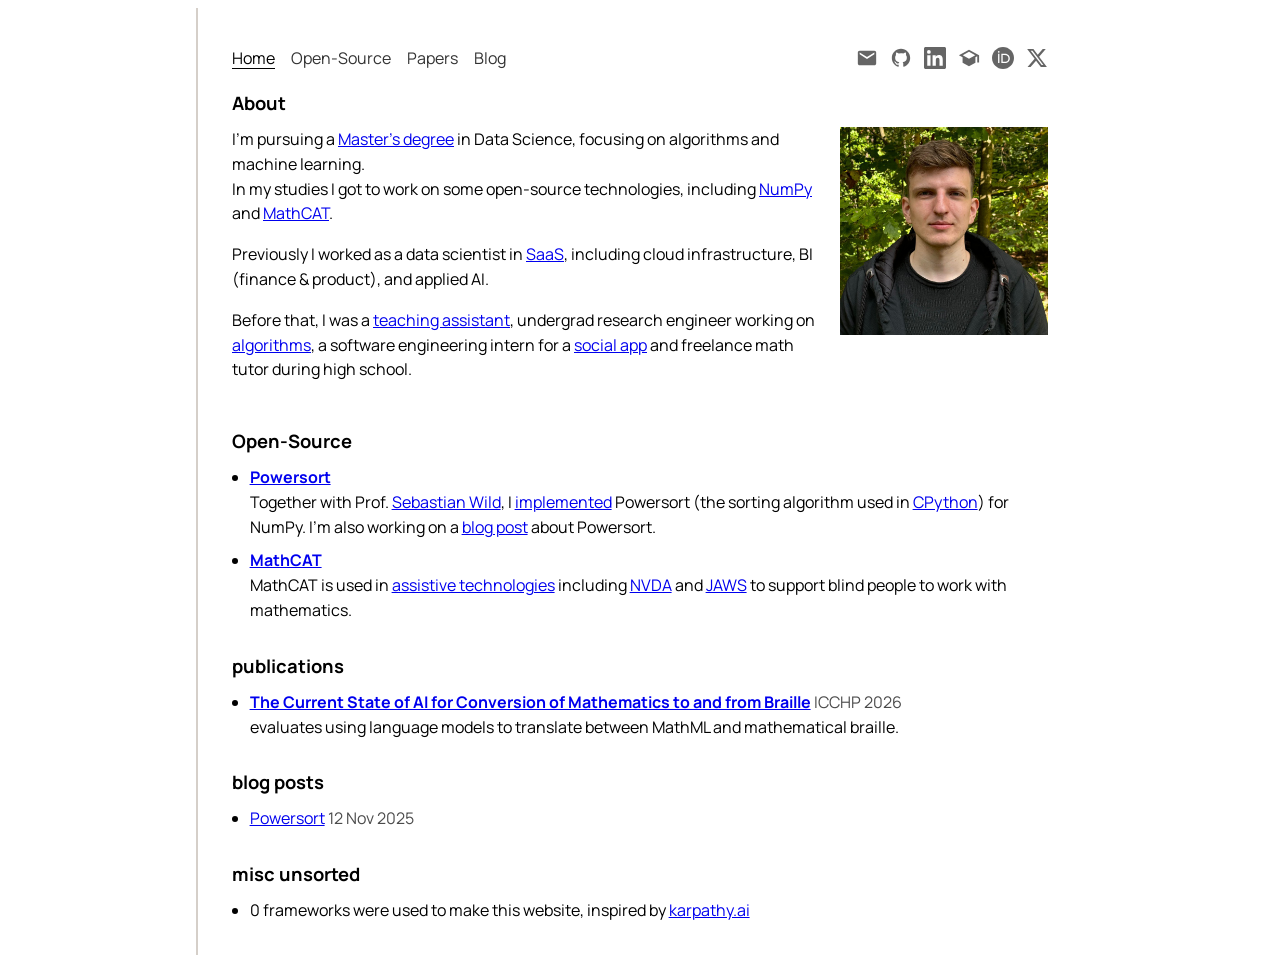
<file: index.html>
<!DOCTYPE html>
<html lang="en">
<head>
    <title>Moritz Groß</title>

    <link rel="preconnect" href="https://fonts.googleapis.com">
    <link rel="preconnect" href="https://fonts.gstatic.com" crossorigin>
    <link href="https://fonts.googleapis.com/css2?family=Manrope:wght@400;700&display=swap" rel="stylesheet">

    <link rel="stylesheet" href="styles.css">
    <link rel="icon" href="favicon.svg" type="image/svg+xml">

    <meta charset="UTF-8">
    <meta name="viewport" content="width=device-width, initial-scale=1.0">

</head>


<body>
    <div class="container">

        <script src="components/header.js"></script>

        <main>
            <section id="about">
                <h2>About</h2>
                <div class="about-wrapper">
                    <img class="bio-portrait" src="portrait.jpg" alt="Portrait of Moritz Groß">
                    <div class="about-text">
                        <p>
                            I'm pursuing a <a href="https://www.uni-marburg.de/en/studying/after-your-first-degree/masters-programs/degree-programs/datasciencems">Master's degree</a>  in Data Science, focusing on algorithms and machine learning.
                            <br>
                            In my studies I got to work on some open-source technologies, including <a href="software.html#powersort">NumPy</a> and <a href="software.html#mathcat">MathCAT</a>.
                        </p>

                        <p>
                            Previously I worked as a data scientist in <a href="https://xentral.com/en">SaaS</a>, including cloud infrastructure, BI (finance & product), and applied AI.
                        </p>

                        <p>
                            Before that, I was a <a href="https://www.mathematik.uni-marburg.de/modulhandbuch/20232/BSc_Data_Science_en/Practical_Modules/Programming_Lab.html">teaching assistant</a>,
                            undergrad research engineer working on <a href="https://www.uni-marburg.de/en/fb12/research-groups/algorith/software/fixcon">algorithms</a>,
                            a software engineering intern for a <a href="https://www.getflip.com/">social app</a> and freelance math tutor during high school.
                        </p>
                    </div>
                </div>
            </section>

            <section>
                <h2><a href="software.html">Open-Source</a></h2>
                <div class="project-group">
                    <ul class="project-list">
                        <li>
                            <strong><a href="https://en.wikipedia.org/wiki/Powersort" target="_blank" rel="noopener noreferrer">Powersort</a></strong>
                            <br>
                            Together with Prof. <a href="https://www.wild-inter.net/" target="_blank" rel="noopener noreferrer">Sebastian Wild</a>, I
                            <a href="https://github.com/numpy/numpy/commit/32f4afaad7cb035e1b46987285d34c27c57dbe57" target="_blank" rel="noopener noreferrer">implemented</a>
                            Powersort (the sorting algorithm used in <a href="https://github.com/python/cpython/issues/78742" target="_blank" rel="noopener noreferrer">CPython</a>) for NumPy.

                            I'm also working on a <a href="./posts/powersort/">blog post</a> about Powersort.
                        </li>

                        <li>
                            <strong><a href="https://github.com/NSoiffer/MathCAT" target="_blank" rel="noopener noreferrer">MathCAT</a></strong>
                            <br>
                            MathCAT is used in <a href="https://www.perkins.org/resource/z-assistive-technology-low-vision/">assistive technologies</a> including <a href="https://www.nvaccess.org/">NVDA</a> and <a href="https://vispero.com/jaws-screen-reader-software/">JAWS</a> to support blind people to work with mathematics.
                        </li>

                    </ul>
                </div>

            </section>

            <section>
                <h2><a href="publications.html">publications</a></h2>
                <ul class="section-list">
                    <li>
                        <a href="publications.html"><strong>The Current State of AI for Conversion of Mathematics to and from Braille</strong></a> <time datetime="2026">ICCHP 2026</time>
                        <br>
                        evaluates using language models to translate between MathML and mathematical braille.
                    </li>
                </ul>
            </section>

            <section>
                <h2><a href="blog.html">blog posts</a></h2>
                <ul class="section-list">
                    <li>
                        <a href="posts/powersort/">Powersort</a>
                        <time datetime="2025-11-12">12 Nov 2025</time>
                    </li>
                </ul>
            </section>

            <section>
                <h2>misc unsorted</h2>
                <ul class="section-list">
                    <li>0 frameworks were used to make this website, inspired by <a href ="https://karpathy.ai">karpathy.ai</a> </li>
                </ul>
            </section>

        </main>

    </div>
</body>
</html>
</file>
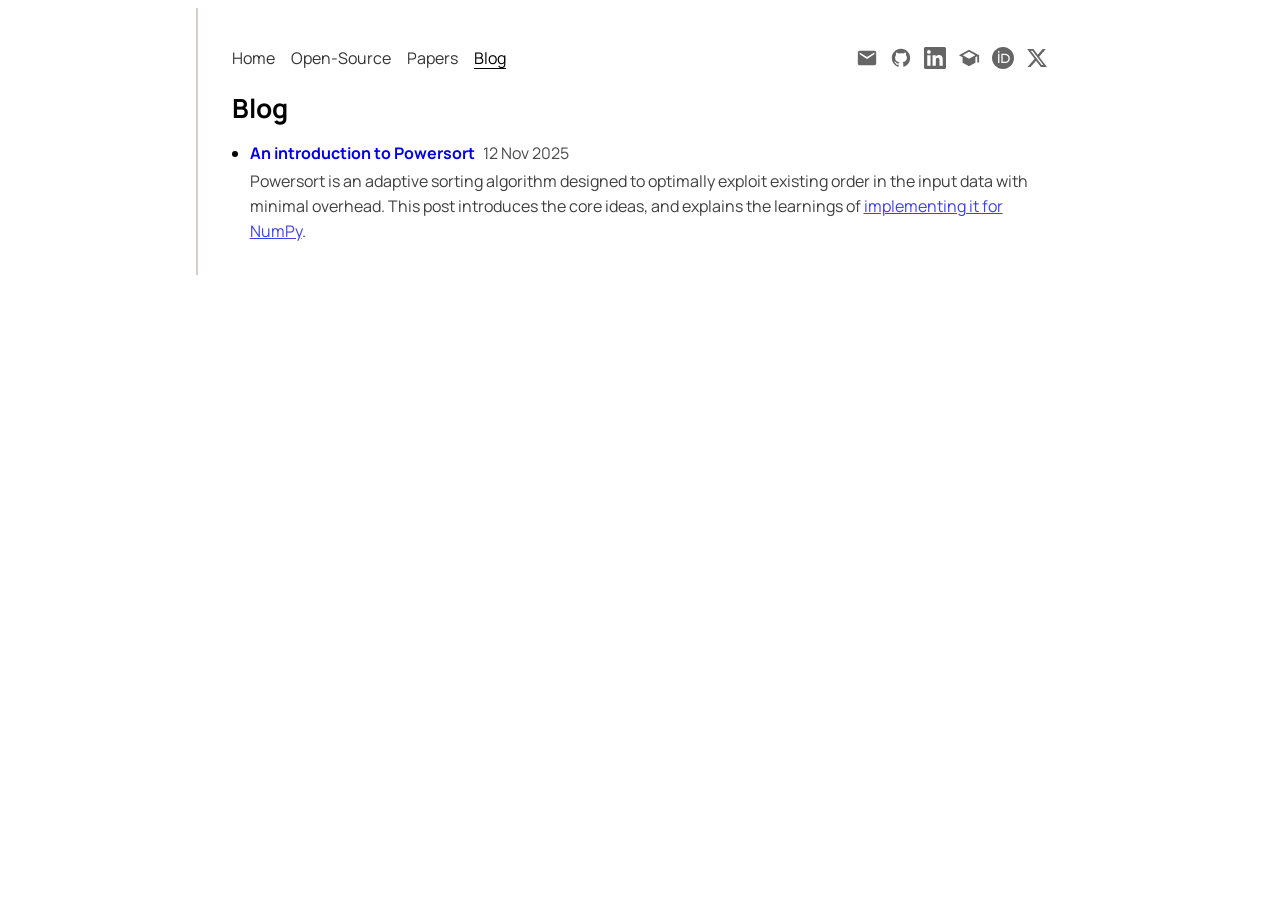
<file: blog.html>
<!DOCTYPE html>
<html lang="en">
<head>
    <title>Moritz Groß</title>

    <link rel="preconnect" href="https://fonts.googleapis.com">
    <link rel="preconnect" href="https://fonts.gstatic.com" crossorigin>
    <link href="https://fonts.googleapis.com/css2?family=Manrope:wght@400;700&display=swap" rel="stylesheet">

    <link rel="stylesheet" href="styles.css">
    <link rel="icon" href="favicon.svg" type="image/svg+xml">

    <meta charset="UTF-8">
    <meta name="viewport" content="width=device-width, initial-scale=1.0">

</head>


<body>
    <div class="container">

        <script src="components/header.js"></script>

        <main>
          <h1>Blog</h1>
          <ul class="post-list">

            <li>
              <a class="post-title" href="posts/powersort/">An introduction to Powersort</a>
              <time datetime="2025-11-12">12 Nov 2025</time>
                <div class="post-description">
                    Powersort is an adaptive sorting algorithm designed to optimally exploit existing order in the input data with minimal overhead.
                    This post introduces the core ideas, and explains the learnings of <a href="software.html#powersort">implementing it for NumPy</a>.
                </div>
            </li>

          </ul>
        </main>

    </div>
</body>
</html>
</file>
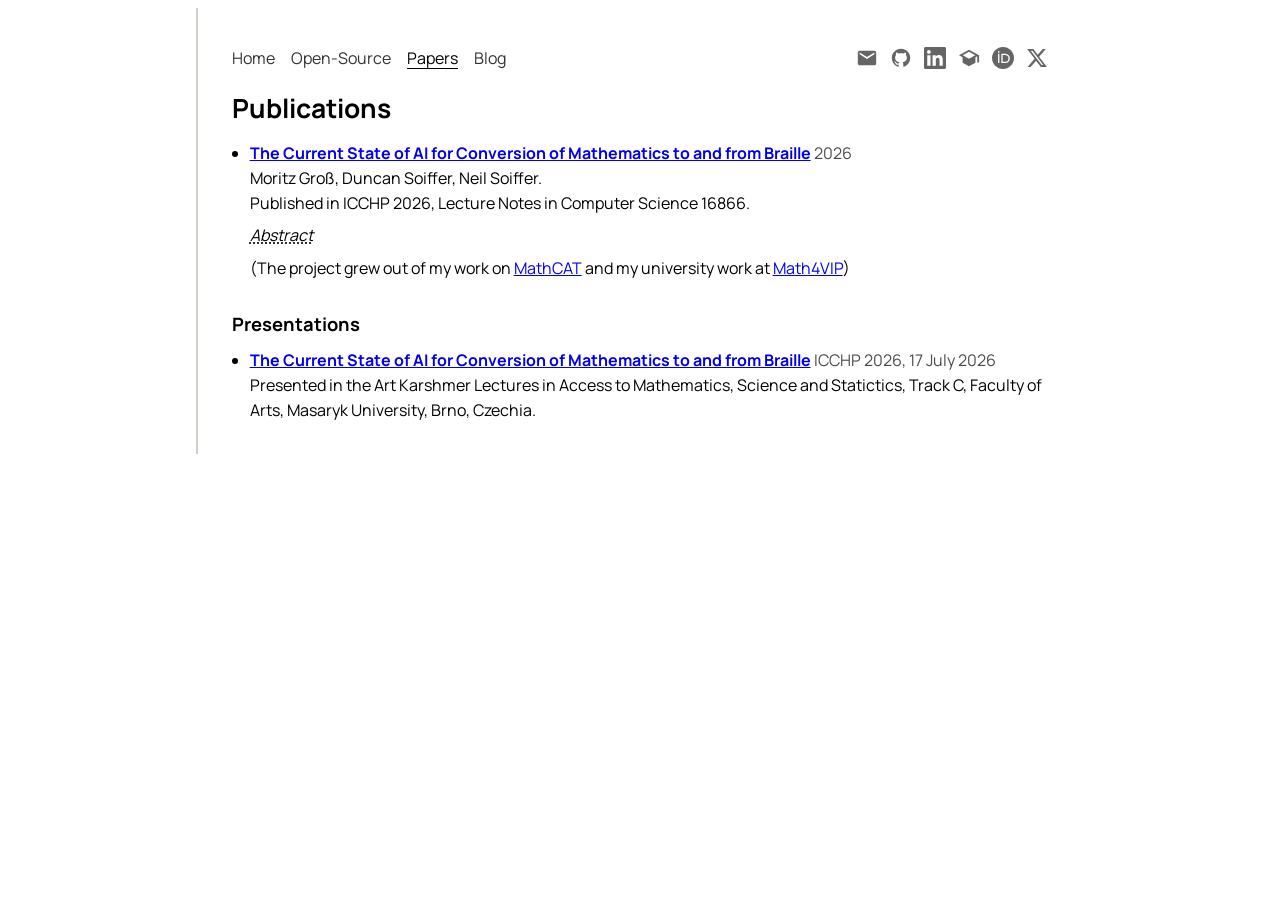
<file: publications.html>
<!DOCTYPE html>
<html lang="en">
<head>
    <title>Moritz Groß</title>

    <link rel="preconnect" href="https://fonts.googleapis.com">
    <link rel="preconnect" href="https://fonts.gstatic.com" crossorigin>
    <link href="https://fonts.googleapis.com/css2?family=Manrope:wght@400;700&display=swap" rel="stylesheet">

    <link rel="stylesheet" href="styles.css">
    <link rel="icon" href="favicon.svg" type="image/svg+xml">

    <meta charset="UTF-8">
    <meta name="viewport" content="width=device-width, initial-scale=1.0">

</head>


<body>
    <div class="container">

        <script src="components/header.js"></script>

        <main>
            <h1>Publications</h1>
            <section>
                <ul class="section-list">
                    <li>
                        <a href="https://link.springer.com/chapter/10.1007/978-3-032-31285-3_18" target="_blank" rel="noopener noreferrer"><strong>The Current State of AI for Conversion of Mathematics to and from Braille</strong></a> <time datetime="2026">2026</time>
                        <br>
                        Moritz Groß, Duncan Soiffer, Neil Soiffer.
                        <br>
                        Published in ICCHP 2026, Lecture Notes in Computer Science 16866.
                        <div class="abstract" tabindex="0">
                            <span class="abstract-label">Abstract</span>
                            <p>There are many different braille codes for mathematics around the world. Most have limited or no support for reading online mathematical content or for entry and conversion from those codes to math notation. Meanwhile, AI has had tremendous success with language translation. We investigate the use of AI to translate to and from two of the most widely used braille codes, testing several different techniques across leading commercial and open-weight large language models. In our best configuration, accuracy reached 92% for both Nemeth-to-MathML and MathML-to-Nemeth conversion using thousands of examples. By contrast, results for translating to and from UEB were lower. Although there are some caveats to these numbers, it appears that translation of technical braille is nearing viability.</p>
                        </div>
                        (The project grew out of my work on <a href="software.html#mathcat">MathCAT</a> and my university work at <a href="https://www.uni-marburg.de/de/fb12/kooperationen/diffgeoana/math4vip" target="_blank" rel="noopener noreferrer">Math4VIP</a>)
                    </li>
                </ul>
            </section>

            <section>
                <h2>Presentations</h2>
                <ul class="section-list">
                    <li>
                        <a href="https://icchp.org/programm-2026/" target="_blank" rel="noopener noreferrer"><strong>The Current State of AI for Conversion of Mathematics to and from Braille</strong></a> <time datetime="2026-07-17">ICCHP 2026, 17 July 2026</time>
                        <br>
                        Presented in the Art Karshmer Lectures in Access to Mathematics, Science and Statictics, Track C, Faculty of Arts, Masaryk University, Brno, Czechia.
                    </li>
                </ul>
            </section>
        </main>

    </div>
</body>
</html>
</file>
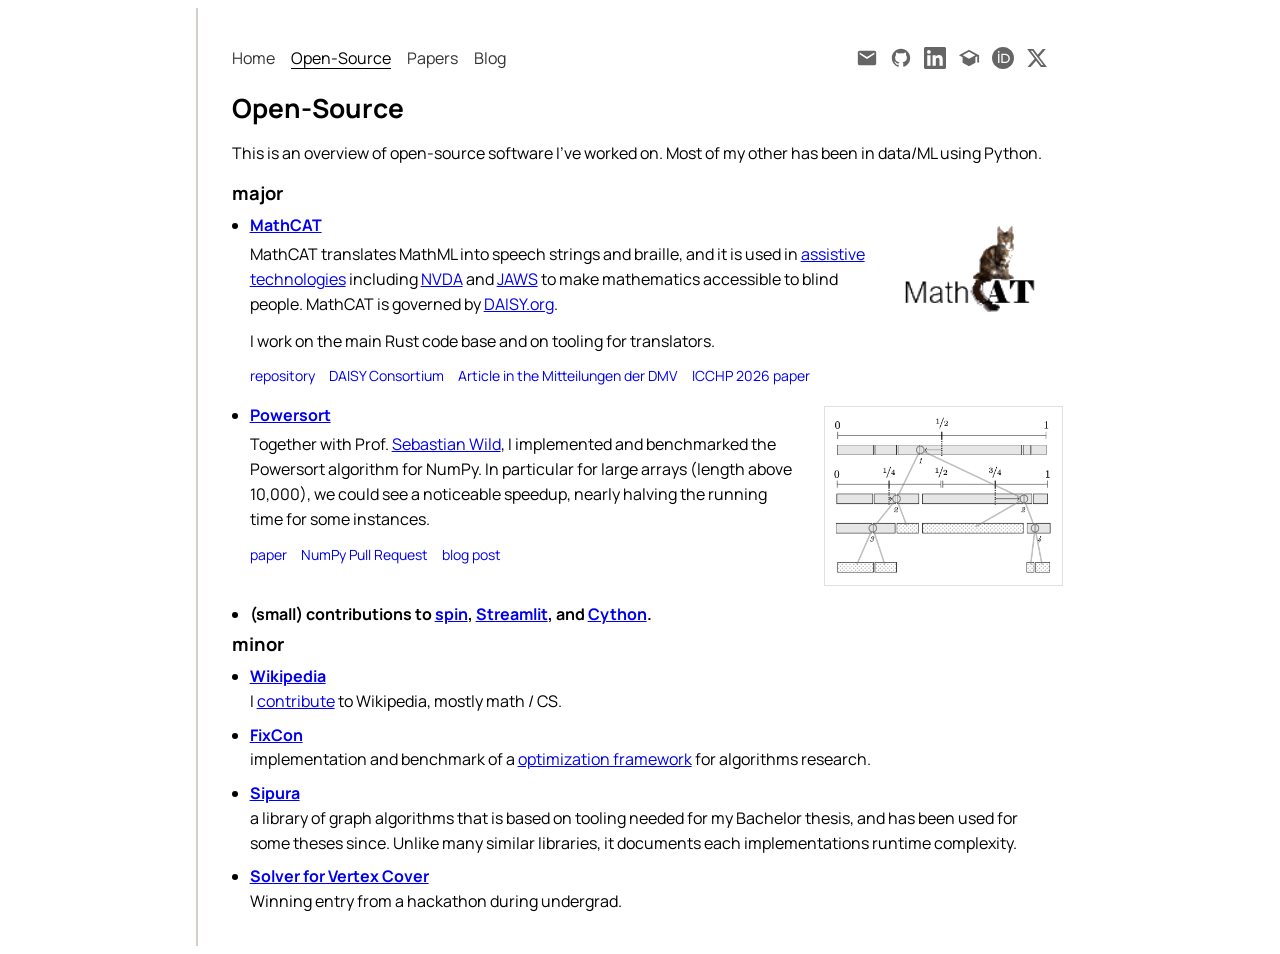
<file: software.html>
<!DOCTYPE html>
<html lang="en">
<head>
    <title>Moritz Groß</title>

    <link rel="preconnect" href="https://fonts.googleapis.com">
    <link rel="preconnect" href="https://fonts.gstatic.com" crossorigin>
    <link href="https://fonts.googleapis.com/css2?family=Manrope:wght@400;700&display=swap" rel="stylesheet">

    <link rel="stylesheet" href="styles.css">
    <link rel="icon" href="favicon.svg" type="image/svg+xml">

    <meta charset="UTF-8">
    <meta name="viewport" content="width=device-width, initial-scale=1.0">

</head>


<body>
    <div class="container">

        <script src="components/header.js"></script>

        <main class="software-page">
            <h1>Open-Source</h1>

            <p>
                This is an overview of open-source software I’ve worked on.
                Most of my other has been in data/ML using Python.
            </p>
            <div class="project-group">
                <h2>major</h2>
                <ul class="project-list">

                    <li class="project-feature" id="mathcat">
                        <div class="project-feature-body">
                            <div class="project-feature-copy">
                                <h3 class="project-feature-title">
                                    <a href="https://github.com/NSoiffer/MathCAT" target="_blank" rel="noopener noreferrer">MathCAT</a>
                                </h3>
                                <p>
                                    MathCAT translates MathML into speech strings and braille, and it is used in
                                    <a href="https://www.perkins.org/resource/z-assistive-technology-low-vision/" target="_blank" rel="noopener noreferrer">assistive technologies</a>
                                    including <a href="https://www.nvaccess.org/" target="_blank" rel="noopener noreferrer">NVDA</a> and
                                    <a href="https://vispero.com/jaws-screen-reader-software/" target="_blank" rel="noopener noreferrer">JAWS</a>
                                    to make mathematics accessible to blind people. MathCAT is governed by <a href="https://daisy.org/activities/projects/mathcat-initiative/" target="_blank" rel="noopener noreferrer">DAISY.org</a>.
                                </p>
                                <p>
                                    I work on the main Rust code base and on tooling for translators.
                                </p>
                                <div class="project-meta-links">
                                    <a href="https://github.com/NSoiffer/MathCAT" target="_blank" rel="noopener noreferrer">repository</a>
                                    <a href="https://daisy.org/activities/projects/mathcat-initiative/" target="_blank" rel="noopener noreferrer">DAISY Consortium</a>
                                    <a href="https://www.researchgate.net/publication/408058431_Zwischen_Anspruch_und_Wirklichkeit_Barrierefreiheit_in_der_Mathematik" target="_blank" rel="noopener noreferrer" title="Mitteilungen der Deutschen Mathematiker-Vereinigung (German Mathematical Society)">Article in the Mitteilungen der DMV</a>
                                    <a href="publications.html">ICCHP 2026 paper</a>
                                </div>
                            </div>

                            <figure class="project-feature-figure project-feature-logo-figure">
                                <img src="images/mathcat-logo.png" alt="MathCAT logo">
                            </figure>
                        </div>
                    </li>

                    <li class="project-feature" id="powersort">
                        <div class="project-feature-body">
                            <div class="project-feature-copy">
                                <h3 class="project-feature-title">
                                    <a href="https://en.wikipedia.org/wiki/Powersort" target="_blank" rel="noopener noreferrer">Powersort</a>
                                </h3>
                                <p>
                                    Together with Prof. <a href="https://www.wild-inter.net/" target="_blank" rel="noopener noreferrer">Sebastian Wild</a>, I
                                    implemented and benchmarked the Powersort algorithm for NumPy. In particular for large arrays (length above 10,000),
                                    we could see a noticeable speedup, nearly halving the running time for some instances.
                                </p>
                                <div class="project-meta-links">
                                    <a href="https://arxiv.org/pdf/1805.04154" target="_blank" rel="noopener noreferrer">paper</a>
                                    <a href="https://github.com/numpy/numpy/pull/29208" target="_blank" rel="noopener noreferrer">NumPy Pull Request</a>
                                    <a href="./posts/powersort/">blog post</a>
                                </div>
                            </div>

                            <figure class="project-feature-figure">
                                <img src="posts/powersort/powersort_tree__paper_wild.png" alt="Partitioning tree figure from the original Powersort publication">
                            </figure>
                        </div>
                    </li>


                    <li>
                        <strong>(small) contributions to
                        <a href="https://github.com/scientific-python/spin/issues/268" target="_blank" rel="noopener noreferrer">spin</a>,
                        <a href="https://github.com/streamlit/streamlit/issues/6277" target="_blank" rel="noopener noreferrer">Streamlit</a>, and
                        <a href="https://github.com/cython/cython/pull/6680" target="_blank" rel="noopener noreferrer">Cython</a>. </strong>
                    </li>
                </ul>
            </div>

            <div class="project-group">
                <h2>minor</h2>
                <ul class="project-list">

                    <li>
                            <strong><a href="https://en.wikipedia.org/wiki/Open_knowledge" target="_blank" rel="noopener noreferrer">Wikipedia</a></strong>
                            <br>
                            I <a href="https://en.wikipedia.org/wiki/Special:Contributions/Morinator" target="_blank" rel="noopener noreferrer">contribute</a> to Wikipedia, mostly math / CS.
                    </li>

                    <li>
                        <strong><a href="https://github.com/moritz-gross/FixCon" target="_blank" rel="noopener noreferrer">FixCon</a></strong>
                        <br> implementation and benchmark of a <a href="https://epubs.siam.org/doi/epdf/10.1137/1.9781611976007.2" target="_blank" rel="noopener noreferrer">optimization framework</a> for algorithms research.
                    </li>

                    <li>
                        <strong><a href="https://github.com/sipura/Sipura" target="_blank"
                                   rel="noopener noreferrer">Sipura</a></strong> <br> a library of graph algorithms that is based on tooling needed for my Bachelor thesis,
                        and has been used for some theses since. Unlike many similar libraries, it documents each implementations runtime complexity.
                    </li>

                    <li>
                        <strong><a href="https://github.com/GWSoftwareTools/VertexCover" target="_blank"
                                   rel="noopener noreferrer">Solver for Vertex Cover</a></strong> <br> Winning entry from a
                        hackathon during undergrad.
                    </li>
                </ul>
            </div>
        </main>

    </div>
</body>
</html>
</file>
<file: styles.css>
body {
    line-height: 1.55;
    font-family: "Manrope", sans-serif;
    font-size: 16px;
    overflow-y: scroll;
}

h1,
h2,
h3,
h4,
h5 {
    font-weight: 700;
    line-height: 1.25;
}

h1 {
    font-size: 1.65rem;
    margin: 0 0 1rem;
}

h2 {
    font-size: 1.15rem;
    margin: 0 0 0.75rem;
}

h2 a {
    color: inherit;
    text-decoration: none;
}

h2 a:hover {
    text-decoration: underline;
}

main > h1:first-child {
    margin-bottom: 1rem;
}

h3,
h4 {
    font-size: 1rem;
    margin: 0 0 0.5rem;
}

h5 {
    font-size: 1rem;
    margin: 0 0 0.5rem;
}

main p {
    margin: 0 0 1rem;
}

main section + section {
    margin-top: 2rem;
}

.container {
    width: 75%;
    max-width: 880px;
    min-width: 320px;
    margin: 0 auto;
    /* center horizontally */
    padding: 2rem;
    /* give a little breathing room */
    box-sizing: border-box;
    /* include padding in the width */
    position: relative;
}

.container::before {
    content: "";
    position: absolute;
    left: -4px;
    top: 0;
    bottom: 0;
    width: 2px;
    background: rgba(134, 119, 101, 0.35);
}

/* Skip link - hidden until focused */
.skip-link {
    position: absolute;
    top: -40px;
    left: 0;
    background: #000;
    color: #fff;
    padding: 8px 16px;
    z-index: 100;
    text-decoration: none;
}
.skip-link:focus {
    top: 0;
}

header {
    display: flex;
    align-items: center;
    justify-content: space-between;
    flex-wrap: wrap;
    gap: 0.75rem 1.5rem;
    width: 100%;
}

header + main {
    margin-top: 1rem;
}

.header-nav {
    display: flex;
    flex-wrap: wrap;
    gap: 1rem;
    align-items: center;
}

.header-nav a {
    color: inherit;
    transition: opacity 0.2s;
    text-decoration: none;
    font-size: 1rem;
    padding: 0.35rem 0;
    opacity: 0.8;
}

#about .about-wrapper {
    position: relative;
}

#about .about-wrapper::after {
    content: "";
    display: table;
    clear: both;
}

#about .bio-portrait {
    float: right;
    width: clamp(112px, 27%, 208px);
    aspect-ratio: 1 / 1;
    object-fit: cover;
    margin: 0 0 1rem 1.5rem;
}

@media (max-width: 700px) {
    #about .bio-portrait {
        float: none;
        display: block;
        margin: 0 auto 1.25rem auto;
        width: clamp(130px, 44%, 200px);
    }

    #about .about-wrapper::after {
        content: none;
    }
}

.contact-links {
    display: flex;
    gap: 16px;
}

.header-contact-links {
    gap: 12px;
    margin-left: auto;
    justify-content: flex-end;
}

.contact-links a {
    color: inherit;
    opacity: 0.6;
    transition: opacity 0.2s;
}

.header-nav a:hover,
.header-nav a.is-current,
.contact-links a:hover {
    opacity: 1;
}

.header-nav a.is-current {
    text-decoration-line: underline;
    text-decoration-thickness: 0.08em;
    text-underline-offset: 0.25em;
}

.contact-links svg {
    width: 22px;
    height: 22px;
    display: block;
}

@media (max-width: 560px) {
    .header-nav {
        gap: 0.75rem;
    }

    .header-contact-links {
        width: 100%;
    }
}

time {
    opacity: 0.7;
}

.post-list,
.section-list,
.project-list {
    margin: 0;
    padding-left: 1.1rem;
}

.post-list li + li,
.section-list li + li,
.project-list li + li {
    margin-top: 0.55rem;
}

.post-title {
    display: inline-block;
    font-size: 1rem;
    font-weight: 700;
    text-decoration: none;
}

.post-title:hover {
    text-decoration: underline;
}

.post-list time {
    margin-left: 0.35rem;
}

.post-description {
    margin-top: 0.2rem;
    font-size: 1rem;
    opacity: 0.75;
}

.project-group {
    margin-top: 0.4rem;
}

.project-group h2 {
    margin: 0 0 0.5rem;
}

.section-list > li > strong,
.section-list > li > a > strong,
.project-list > li > strong {
    font-size: 1rem;
}

.software-page .project-feature {
    margin-bottom: 1rem;
}

.software-page .project-feature-body {
    display: flex;
    align-items: flex-start;
    gap: 1.4rem;
}

.software-page .project-feature-copy {
    min-width: 0;
}

.software-page .project-feature-title {
    margin: 0 0 0.45rem;
    font-size: 1rem;
    line-height: 1.2;
}

.software-page .project-feature-copy p {
    margin: 0 0 0.75rem;
}

.software-page .project-meta-links {
    display: flex;
    flex-wrap: wrap;
    gap: 0.4rem 0.9rem;
    font-size: 0.875rem;
}

.software-page .project-meta-links a,
.toc a {
    text-decoration: none;
}

.software-page .project-meta-links a:hover,
.toc a:hover {
    text-decoration: underline;
}

.software-page .project-feature-figure {
    margin: 0;
    flex: 0 0 clamp(180px, 28%, 240px);
}

.software-page .project-feature-figure img {
    width: 100%;
    height: auto;
    display: block;
    border: 1px solid color-mix(in srgb, black 12%, transparent);
    padding: 0.4rem;
    background: color-mix(in srgb, white 80%, transparent);
}

.software-page .project-feature-logo-figure {
    flex-basis: clamp(126px, 20%, 180px);
}

.software-page .project-feature-logo-figure img {
    border: none;
    padding: 0;
    background: none;
}

@media (max-width: 720px) {
    .software-page .project-feature-body {
        flex-direction: column;
    }

    .software-page .project-feature-figure {
        width: min(100%, 320px);
        flex-basis: auto;
    }
}


/* Table of Contents */
.toc {
    background: none;
    border-radius: 0;
    padding: 1rem 1.5rem;
}

.post-content h2 {
    margin-top: 2rem;
}

.post-content h2:first-of-type {
    margin-top: 1rem;
}
.toc ul { margin: 0.5rem 0 0; padding-left: 1.25rem; }
.toc li { padding: 0.15rem 0; }
.toc-sidebar {
    display: block;
    position: fixed;
    left: calc((100vw - 880px) / 2 - 220px);
    top: 50%;
    transform: translateY(-50%);
    width: 180px;
    max-height: 70vh;
    overflow-y: auto;
    font-size: 0.875rem;
}
.toc-sidebar ul { padding-left: 1rem; }
.toc-sidebar a { opacity: 0.6; transition: opacity 0.2s; }
.toc-sidebar a:hover, .toc-sidebar a.toc-active { opacity: 1; }
.toc-sidebar a.toc-active { font-weight: 700; }

code {
    font-family: ui-monospace, "SF Mono", Menlo, Monaco, monospace;
    font-size: 0.9em;  /* compensate for monospace appearing smaller */
    background: color-mix(in srgb, black 8%, transparent);
    padding: 0.1em 0.3em;
    border-radius: 3px;
}

.abstract {
    margin: 0.5rem 0;
}

.abstract-label {
    cursor: pointer;
    font-style: italic;
    text-decoration: underline dotted;
}

.abstract p {
    display: none;
    margin: 0.25rem 0 0;
}

.abstract:hover p,
.abstract:focus-within p {
    display: block;
}
</file>
